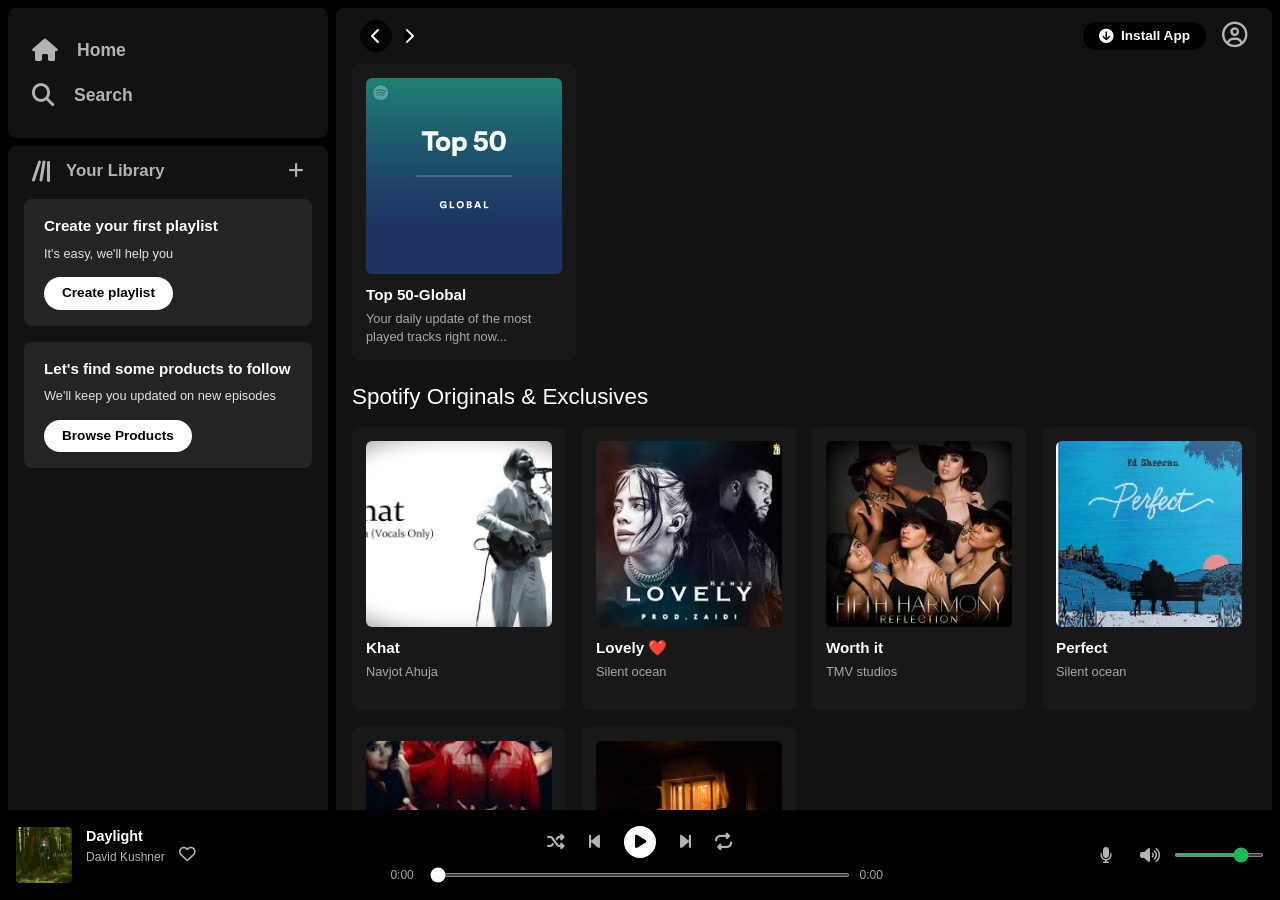
<file: index.html>
<!DOCTYPE html>
<html lang="en">
<head>
  <meta charset="UTF-8" />
  <meta name="viewport" content="width=device-width, initial-scale=1.0" />
  <title>SHIVAM'S PLAYLIST</title>
  <link rel="stylesheet" href="https://cdnjs.cloudflare.com/ajax/libs/font-awesome/6.4.2/css/all.min.css">
  <link href="https://cdn.jsdelivr.net/npm/bootstrap@5.3.2/dist/css/bootstrap.min.css" rel="stylesheet">
  <link rel="stylesheet" href="spotify.css">
</head>
<body>
  <div class="main">
    <div class="sidebar">
      <div class="nav-section">     
        <div class="nav-option">     
          <i class="fa-solid fa-house"></i>
          <a href="#">Home</a>
        </div>
        <div class="nav-option">
          <i class="fa-solid fa-magnifying-glass"></i>
          <a href="#">Search</a>
        </div>
      </div>

      <div class="secondsubbox">
        <div class="lib">
          <div class="libhead">
            <div class="iconfont">
              <i class="fa-solid fa-lines-leaning" style="color: #b3b3b3; font-size: 1.5rem;"></i>
              <p>Your Library</p>
            </div>
            <div class="plusicon">
              <i class="fa-solid fa-plus"></i>    
            </div>
          </div>
        </div>

        <div class="firstcontentbox">
          <div class="content"> 
            <b>Create your first playlist</b>
            <p id="para">It's easy, we'll help you</p>
          </div>
          <div class="crplaylistbtn"> 
            <button class="custom-btn">Create playlist</button>
          </div>
        </div>

        <div class="secondcontentbox">
          <div class="content"> 
            <b>Let's find some products to follow</b>
            <p id="para">We'll keep you updated on new episodes</p>
          </div>
          <div class="crplaylistbtn"> 
            <button class="custom-btn">Browse Products</button>
          </div>
        </div>
      </div>
    </div>
    
    <div class="main-content">
      <div class="headnav">
        <div class="bars">
          <i class="fa-solid fa-chevron-left nav-arrow"></i>
          <i class="fa-solid fa-chevron-right nav-arrow d-none d-md-inline"></i>
        </div>
        <div class="items">
          <button id="btnn">
            <i class="fa-solid fa-circle-arrow-down" id="download"></i>
            <span class="para">Install App</span>
          </button>
          <div class="contact">
            <i class="fa-regular fa-circle-user" id="user"></i>
          </div>
        </div>
      </div>

      <div class="px-3">
        <div class="card basic-card" style="width:14rem;">
          <img src="card1img.jpeg" class="card-img-top" alt="Top 50 Global">
          <div class="card-body">
            <h5 class="card-title">Top 50-Global</h5>
            <p class="card-text">Your daily update of the most played tracks right now...</p>
          </div>
        </div>

        <h4 class="heading">Spotify Originals &amp; Exclusives</h4>
        <div class="cards-grid">
          <div class="card song-card">
            <img src="khatliku.jpg" class="card-img-top" alt="Khat">
            <div class="card-body">
              <h5 class="card-title">Khat</h5>
              <p class="card-text">Navjot Ahuja</p>
              <div class="playbutton"> 
                <i class="fa-solid fa-play play-item-icon" data-song="khatsong.mp3"></i>
              </div>
            </div>
          </div> 

          <div class="card song-card">
            <img src="lovely.jpeg" class="card-img-top" alt="Lovely">
            <div class="card-body">
              <h5 class="card-title">Lovely ❤️</h5>
              <p class="card-text">Silent ocean</p>
              <div class="playbutton"> 
                <i class="fa-solid fa-play play-item-icon" data-song="Lovelly.mp3"></i>
              </div>
            </div>
          </div>

          <div class="card song-card">
            <img src="worthit.jpg" class="card-img-top" alt="Worth it">
            <div class="card-body">
              <h5 class="card-title">Worth it</h5>
              <p class="card-text">TMV studios</p>
              <div class="playbutton"> 
                <i class="fa-solid fa-play play-item-icon" data-song="worthit.mp3"></i>
              </div>
            </div>
          </div>

          <div class="card song-card">
            <img src="perfect.jpg" class="card-img-top" alt="Perfect">
            <div class="card-body">
              <h5 class="card-title">Perfect</h5>
              <p class="card-text">Silent ocean</p>
              <div class="playbutton"> 
                <i class="fa-solid fa-play play-item-icon" data-song="perfect.mp3"></i>
              </div>
            </div>
          </div>

          <div class="card song-card">
            <img src="takitaki.jpeg" class="card-img-top" alt="Taki Taki">
            <div class="card-body">
              <h5 class="card-title">Taki Taki</h5>
              <p class="card-text">Dj snake</p>
              <div class="playbutton"> 
                <i class="fa-solid fa-play play-item-icon" data-song="takitaki.mp3"></i>
              </div>
            </div>
          </div>

          <div class="card song-card">
            <img src="loveisgone.jpg" class="card-img-top" alt="Love is gone">
            <div class="card-body">
              <h5 class="card-title">Love is gone</h5>
              <p class="card-text">Shivam's favourite</p>
              <div class="playbutton"> 
                <i class="fa-solid fa-play play-item-icon" data-song="loveisgone.mp3"></i>
              </div>
            </div>
          </div>
        </div>

        <h4 class="heading">Featured Charts</h4>
        <div class="cards-grid mb-5">
          <div class="card basic-card">
            <img src="card5img.jpeg" class="card-img-top" alt="Top songs global">
            <div class="card-body">
              <h5 class="card-title">Top song-Global</h5>
              <p class="card-text">Your weekly update of the most played tracks...</p>
            </div>
          </div>
          <div class="card basic-card">
            <img src="card6img.jpeg" class="card-img-top" alt="Top songs india">
            <div class="card-body">
              <h5 class="card-title">Top songs-India</h5>
              <p class="card-text">Your weekly update of the most played tracks...</p>
            </div>
          </div>
        </div>
      </div>
    </div>

    <div class="music-player">
      <div class="musiccontainer">
        <div class="daylight">
          <div class="img-box"><img src="harry.jpeg" alt="Track Cover" class="bottimg"></div>
          <div class="description">
            <h5 class="hdd">Daylight</h5>
            <p class="bottompara">David Kushner</p>
          </div>
          <div class="ic">
            <i class="fa-regular fa-heart"></i>
          </div>
        </div>        

        <div class="playicon">
          <div class="upwards">
            <i class="fa-solid fa-shuffle control-icon d-none d-sm-inline"></i>
            <i class="fa-solid fa-backward-step control-icon"></i>
            <div class="master-play-wrapper">
              <i class="fa-solid fa-play" id="masterPlayBtn"></i>
            </div>
            <i class="fa-solid fa-forward-step control-icon"></i>
            <i class="fa-solid fa-repeat control-icon d-none d-sm-inline"></i>
          </div>
          <div class="range-wrapper">
            <span class="time-stamp" id="currentTime">0:00</span>
            <input type="range" value="0" id="range" min="0" max="100">
            <span class="time-stamp" id="totalDuration">0:00</span>
          </div>
        </div>

        <div class="elements d-none d-lg-flex">
          <i class="fa-solid fa-microphone volume-icon"></i>
          <i class="fa-solid fa-queue volume-icon"></i>
          <i class="fa-solid fa-volume-high volume-icon"></i>
          <input type="range" class="volume-slider" min="0" max="100" value="80" id="volumeControl">
        </div>
      </div>
    </div>
  </div>

  <script>
    const songCards = document.querySelectorAll(".play-item-icon");
    const masterPlayBtn = document.getElementById("masterPlayBtn");
    const audioRange = document.getElementById("range");
    const volumeControl = document.getElementById("volumeControl");
    
    const botthead = document.querySelector(".description .hdd");
    const bottimg = document.querySelector(".bottimg");
    const bottpara = document.querySelector(".description .bottompara");
    const currentTimeText = document.getElementById("currentTime");
    const totalDurationText = document.getElementById("totalDuration");

    let audio = new Audio();
    let isPlaying = false;
    let currentActiveIcon = null;

    // Format Seconds integer into 00:00 timestamp streams
    function formatTime(seconds) {
      if (isNaN(seconds)) return "0:00";
      const mins = Math.floor(seconds / 60);
      const secs = Math.floor(seconds % 60);
      return `${mins}:${secs < 10 ? '0' : ''}${secs}`;
    }

    function playTrack(iconElement) {
      const srcSong = iconElement.getAttribute("data-song");
      
      // Reset any active item icon back to play icon status configuration
      if (currentActiveIcon && currentActiveIcon !== iconElement) {
        currentActiveIcon.classList.replace("fa-pause", "fa-play");
      }

      if (audio.src.indexOf(srcSong) === -1) {
        audio.src = srcSong;
      }

      audio.play();
      isPlaying = true;
      currentActiveIcon = iconElement;
      
      iconElement.classList.replace("fa-play", "fa-pause");
      masterPlayBtn.classList.replace("fa-play", "fa-pause");

      // Sync active footer track descriptors 
      const card = iconElement.closest(".card");
      bottimg.src = card.querySelector(".card-img-top").src;
      botthead.innerText = card.querySelector(".card-title").innerText;
      bottpara.innerText = card.querySelector(".card-text").innerText;
    }

    function pauseTrack() {
      audio.pause();
      isPlaying = false;
      if (currentActiveIcon) {
        currentActiveIcon.classList.replace("fa-pause", "fa-play");
      }
      masterPlayBtn.classList.replace("fa-pause", "fa-play");
    }

    // Attach Event Listeners to each Song Card
    songCards.forEach(icon => {
      icon.addEventListener("click", (e) => {
        e.stopPropagation();
        if (isPlaying && currentActiveIcon === icon) {
          pauseTrack();
        } else {
          playTrack(icon);
        }
      });
    });

    // Master play button toggle control link configuration
    masterPlayBtn.addEventListener("click", () => {
      if (!audio.src) return;
      if (isPlaying) {
        pauseTrack();
      } else {
        if (currentActiveIcon) {
          playTrack(currentActiveIcon);
        }
      }
    });

    // --- RANGE MUSIC PROGRESS TRACKER CONTROLS ---
    audio.addEventListener("timeupdate", () => {
      if (audio.duration) {
        const progressPercentage = (audio.currentTime / audio.duration) * 100;
        audioRange.value = progressPercentage;
        currentTimeText.innerText = formatTime(audio.currentTime);
      }
    });

    audio.addEventListener("loadedmetadata", () => {
      totalDurationText.innerText = formatTime(audio.duration);
    });

    audioRange.addEventListener("input", () => {
      if (audio.duration) {
        audio.currentTime = (audioRange.value / 100) * audio.duration;
      }
    });

    // Volume Slider Controls Configuration 
    volumeControl.addEventListener("input", () => {
      audio.volume = volumeControl.value / 100;
    });
  </script>
</body>
</html>
</file>
<file: spotify.css>
/* Custom System Variables Reset Rules */
* {
  margin: 0;
  padding: 0;
  box-sizing: border-box;
}

body {
  background-color: #000000;
  color: #ffffff;
  font-family: 'Rajdhani', sans-serif;
  height: 100vh;
  width: 100vw;
  overflow: hidden;
}

.main {
  display: flex;
  height: 100vh;
  width: 100vw;
  background-color: #000000;
  padding: 8px;
  gap: 8px;
}

/* Sidebar Responsive Positioning Setup */
.sidebar {
  background-color: #000000;
  width: 320px;
  display: flex;
  flex-direction: column;
  gap: 8px;
  height: calc(100vh - 90px);
}

.nav-section {
  background-color: #121212;
  border-radius: 8px;
  padding: 20px 24px;
}

.nav-option {
  display: flex;
  align-items: center;
  gap: 20px;
  height: 45px;
  font-size: 1.1rem;
  font-weight: 700;
  cursor: pointer;
}

.nav-option i {
  font-size: 1.4rem;
  color: #b3b3b3;
  transition: color 0.2s;
}

.nav-option a {
  text-decoration: none;
  color: #b3b3b3;
  font-family: 'Orbitron', sans-serif;
  transition: color 0.2s;
}

.nav-option:hover i, .nav-option:hover a {
  color: #ffffff;
}

.secondsubbox {
  background-color: #121212;
  border-radius: 8px;
  padding: 8px 16px;
  flex: 1;
  overflow-y: auto;
}

.libhead {
  display: flex;
  justify-content: space-between;
  align-items: center;
  padding: 4px 8px;
  margin-bottom: 12px;
}

.iconfont {
  display: flex;
  align-items: center;
  gap: 16px;
  color: #b3b3b3;
}

.iconfont p {
  margin: 0;
  font-family: 'Orbitron', sans-serif;
  font-size: 1.05rem;
  font-weight: 700;
}

.plusicon i {
  color: #b3b3b3;
  cursor: pointer;
  font-size: 1.1rem;
}
.plusicon i:hover { color: #ffffff; }

.firstcontentbox, .secondcontentbox {
  background-color: #242424;
  border-radius: 8px;
  padding: 16px 20px;
  margin-bottom: 16px;
}

.content b {
  font-size: 0.95rem;
  color: #ffffff;
  display: block;
  margin-bottom: 6px;
}

.content #para {
  font-size: 0.8rem;
  color: #e2e2e2;
  margin-bottom: 14px;
}

.custom-btn {
  background-color: #ffffff;
  color: #000000;
  font-family: 'Orbitron', sans-serif;
  font-weight: 700;
  font-size: 0.85rem;
  border: none;
  padding: 6px 18px;
  border-radius: 20px;
  cursor: pointer;
  transition: transform 0.2s;
}
.custom-btn:hover { transform: scale(1.04); }

/* Main Content Section Grid Calculations */
.main-content {
  background-color: #121212;
  border-radius: 8px;
  flex: 1;
  height: calc(100vh - 90px);
  overflow-y: auto;
  padding-bottom: 30px;
}

.headnav {
  background-color: rgba(18, 18, 18, 0.9);
  backdrop-filter: blur(8px);
  display: flex;
  justify-content: space-between;
  align-items: center;
  padding: 12px 24px;
  position: sticky;
  top: 0;
  z-index: 100;
}

.nav-arrow {
  background-color: rgba(0,0,0,0.7);
  color: #ffffff;
  width: 32px;
  height: 32px;
  border-radius: 50%;
  display: inline-flex;
  align-items: center;
  justify-content: center;
  margin-right: 8px;
  cursor: not-allowed;
}

.items {
  display: flex;
  align-items: center;
  gap: 16px;
}

#btnn {
  background-color: #000000;
  border: none;
  border-radius: 20px;
  padding: 4px 16px;
  display: flex;
  align-items: center;
  gap: 8px;
  cursor: pointer;
}

#btnn .para {
  color: #ffffff;
  font-size: 0.85rem;
  font-weight: 700;
  text-decoration: none;
}

#download { color: #ffffff; font-size: 0.9rem; }
#user { color: #b3b3b3; font-size: 1.6rem; cursor: pointer; }
#user:hover { color: #ffffff; }

/* Responsive Card Grids Layout Frames */
.heading {
  font-family: 'Orbitron', sans-serif;
  font-size: 1.4rem;
  color: #ffffff;
  margin: 24px 0 16px 0;
}

.cards-grid {
  display: grid;
  grid-template-columns: repeat(auto-fill, minmax(170px, 1fr));
  gap: 16px;
  margin-bottom: 24px;
}

.card {
  background-color: #181818 !important;
  border: none !important;
  border-radius: 8px !important;
  padding: 14px;
  transition: background-color 0.3s ease;
}
.card:hover { background-color: #282828 !important; }

.card .card-img-top {
  width: 100%;
  aspect-ratio: 1 / 1;
  object-fit: cover;
  border-radius: 6px;
}

.card-body {
  padding: 12px 0 0 0 !important;
  position: relative;
}

.card-title {
  font-size: 0.95rem !important;
  font-weight: 700;
  color: #ffffff;
  margin-bottom: 6px;
  white-space: nowrap;
  overflow: hidden;
  text-overflow: ellipsis;
}

.card-text {
  font-size: 0.8rem !important;
  color: #a7a7a7 !important;
  line-height: 1.4;
}

/* Hover play overlay configuration button sets */
.playbutton {
  width: 40px;
  height: 40px;
  background-color: #1db954;
  border-radius: 50%;
  display: flex;
  align-items: center;
  justify-content: center;
  position: absolute;
  right: 8px;
  bottom: 45px;
  box-shadow: 0 8px 16px rgba(0,0,0,0.3);
  opacity: 0;
  transform: translateY(8px);
  transition: all 0.3s ease;
  cursor: pointer;
}

.card:hover .playbutton {
  opacity: 1;
  transform: translateY(0);
}

.play-item-icon {
  color: #000000;
  font-size: 1.1rem;
}

/* Music Control Footer Framework Styles */
.music-player {
  background-color: #000000;
  position: fixed;
  bottom: 0;
  left: 0;
  height: 90px;
  width: 100vw;
  z-index: 999;
  padding: 0 16px;
}

.musiccontainer {
  display: flex;
  justify-content: space-between;
  align-items: center;
  height: 100%;
  max-width: 100%;
}

.daylight {
  display: flex;
  align-items: center;
  width: 25%;
  min-width: 180px;
  gap: 14px;
}

.img-box {
  width: 56px;
  height: 56px;
  flex-shrink: 0;
}

.bottimg {
  width: 100%;
  height: 100%;
  object-fit: cover;
  border-radius: 4px;
}

.description .hdd {
  font-size: 0.9rem;
  color: #ffffff;
  margin-bottom: 2px;
  font-weight: 700;
}

.description .bottompara {
  font-size: 0.75rem;
  color: #b3b3b3;
}

.ic i {
  color: #b3b3b3;
  font-size: 1.05rem;
  cursor: pointer;
}
.ic i:hover { color: #ffffff; }

.playicon {
  display: flex;
  flex-direction: column;
  align-items: center;
  width: 40%;
  max-width: 500px;
  gap: 8px;
}

.upwards {
  display: flex;
  align-items: center;
  gap: 24px;
}

.control-icon {
  color: #b3b3b3;
  font-size: 1.1rem;
  cursor: pointer;
}
.control-icon:hover { color: #ffffff; }

.master-play-wrapper {
  width: 32px;
  height: 32px;
  background-color: #ffffff;
  border-radius: 50%;
  display: flex;
  align-items: center;
  justify-content: center;
  cursor: pointer;
  transition: transform 0.1s;
}
.master-play-wrapper i { color: #000000; font-size: 0.95rem; }
.master-play-wrapper:hover { transform: scale(1.06); }

.range-wrapper {
  width: 100%;
  display: flex;
  align-items: center;
  gap: 10px;
}

.time-stamp {
  font-size: 0.75rem;
  color: #a7a7a7;
  min-width: 30px;
}

#range {
  flex: 1;
  height: 4px;
  accent-color: #ffffff;
  cursor: pointer;
}
#range:hover { accent-color: #1db954; }

.elements {
  display: flex;
  align-items: center;
  gap: 14px;
  width: 25%;
  justify-content: flex-end;
}

.volume-icon {
  color: #b3b3b3;
  font-size: 1rem;
  cursor: pointer;
}
.volume-icon:hover { color: #ffffff; }

.volume-slider {
  width: 90px;
  height: 4px;
  accent-color: #1db954;
  cursor: pointer;
}

/* Media Queries Breakout for Responsive UI Configurations */
@media (max-width: 850px) {
  .main {
    flex-direction: column;
    padding: 0;
    gap: 0;
  }
  
  .sidebar {
    width: 100%;
    height: auto;
    order: 2; /* Drops sidebar under scroll grids if vertical bounds collapse */
    display: none; /* Hide sidebar completely on compact viewports to maximize canvas screen real-estate */
  }
  
  .main-content {
    width: 100%;
    height: calc(100vh - 90px);
    border-radius: 0;
  }

  .daylight { width: 35%; }
  .playicon { width: 60%; }
}
</file>
